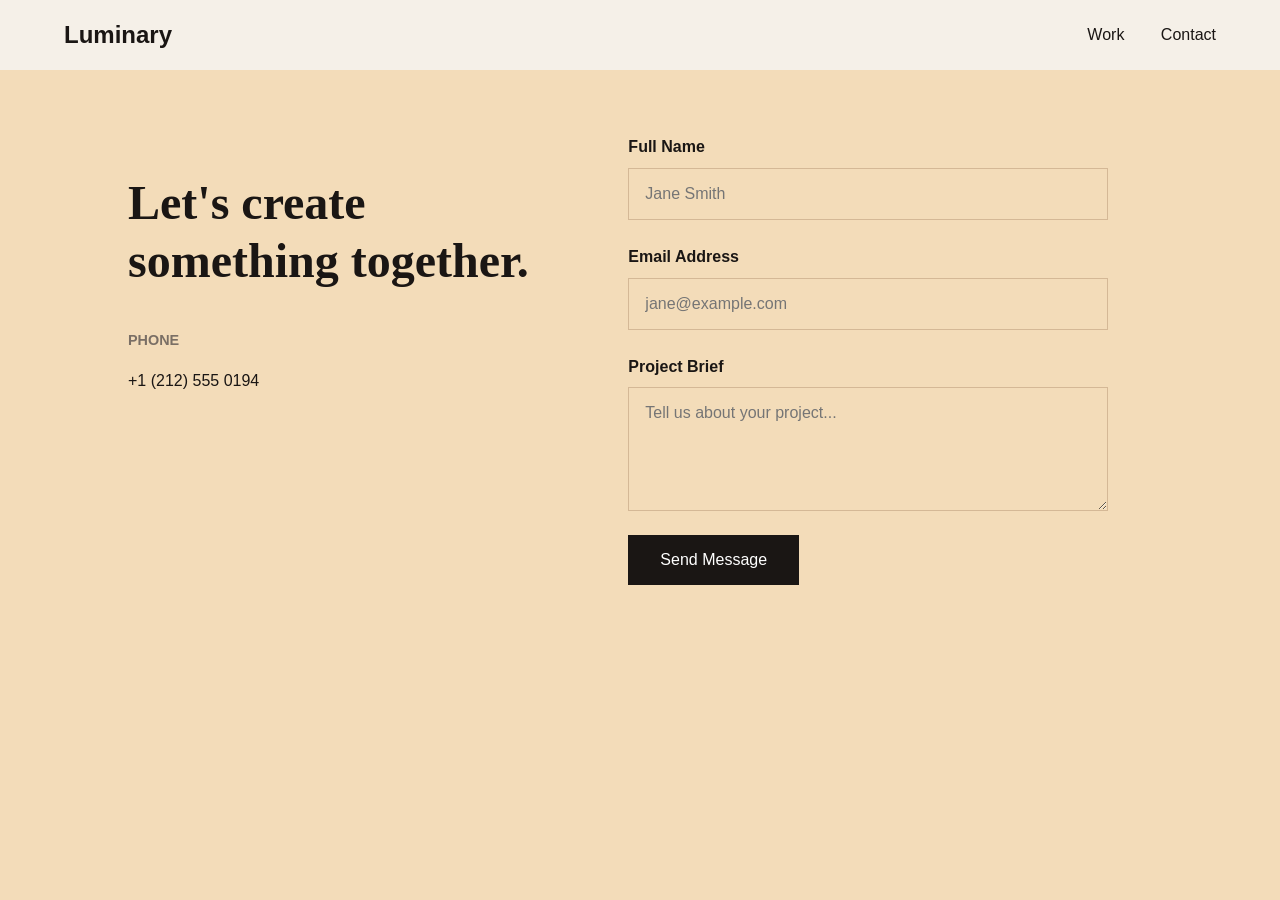
<file: lesson 9/index.html>
<!DOCTYPE html>
<html lang="en">

<head>
  <meta charset="UTF-8">
  <meta name="viewport" content="width=device-width, initial-scale=1.0">
  <title>Customer Complaints Exercise - ReDI School</title>

  <!-- normalize.css makes default styles look the same across browsers.
      Very popular - to use it, uncomment the line below. -->
  <!-- <link rel="stylesheet" href="https://cdn.jsdelivr.net/npm/normalize.css@8.0.1/normalize.min.css"> -->

  <link rel="stylesheet" href="style.css">
</head>

<!-- EXERCISE: you built this contact page for a customer...
    ...but your customer is not happy with what you delivered!
    Fix the code in index.html and style.css so every complaint is solved:

    1. The heading text shall be "Let's create something together."
    2. The background color of the body is not white, it's color code f3dcb9.
    3. The navigation items shall group at the far left and far right side.
    4. The width of the input fields shall be max 30rem.
    5. The breakpoint from desktop to tablet shall be at 1024px.

    Tip: open DevTools (F12) and try your fix live before you change the file.
    The fixed version is in the solution/ folder. -->

<body>

  <!-- NAVIGATION: the logo on one side, the links on the other side -->
  <nav>
    <a href="#home" class="nav-logo">Luminary</a>
    <div class="nav-links">
      <a href="#work">Work</a>
      <a href="#contact">Contact</a>
    </div>
  </nav>

  <!-- CONTACT SECTION: 2 columns on desktop (info + form), 1 column on smaller screens -->
  <section id="contact" class="contact-section">

    <!-- Left column: heading and phone number -->
    <div class="contact-info">
      <h2 class="contact-title">Let's create something together.</h2>

      <div class="contact-detail">
        <h3>Phone</h3>
        <p>+1 (212) 555 0194</p>
      </div>
    </div>

    <!-- Right column: the form.
        Each .form-group holds one label + one field, stacked on top of each other. -->
    <form class="contact-form">

      <div class="form-group">
        <label for="user-name">Full Name</label>
        <input type="text" id="user-name" name="user-name" placeholder="Jane Smith" required>
      </div>

      <div class="form-group">
        <label for="user-email">Email Address</label>
        <input type="email" id="user-email" name="user-email" placeholder="jane@example.com" required>
      </div>

      <div class="form-group">
        <label for="user-message">Project Brief</label>
        <textarea id="user-message" name="user-message" rows="5" placeholder="Tell us about your project..."></textarea>
      </div>

      <button type="submit">Send Message</button>
    </form>

  </section>

</body>

</html>
</file>
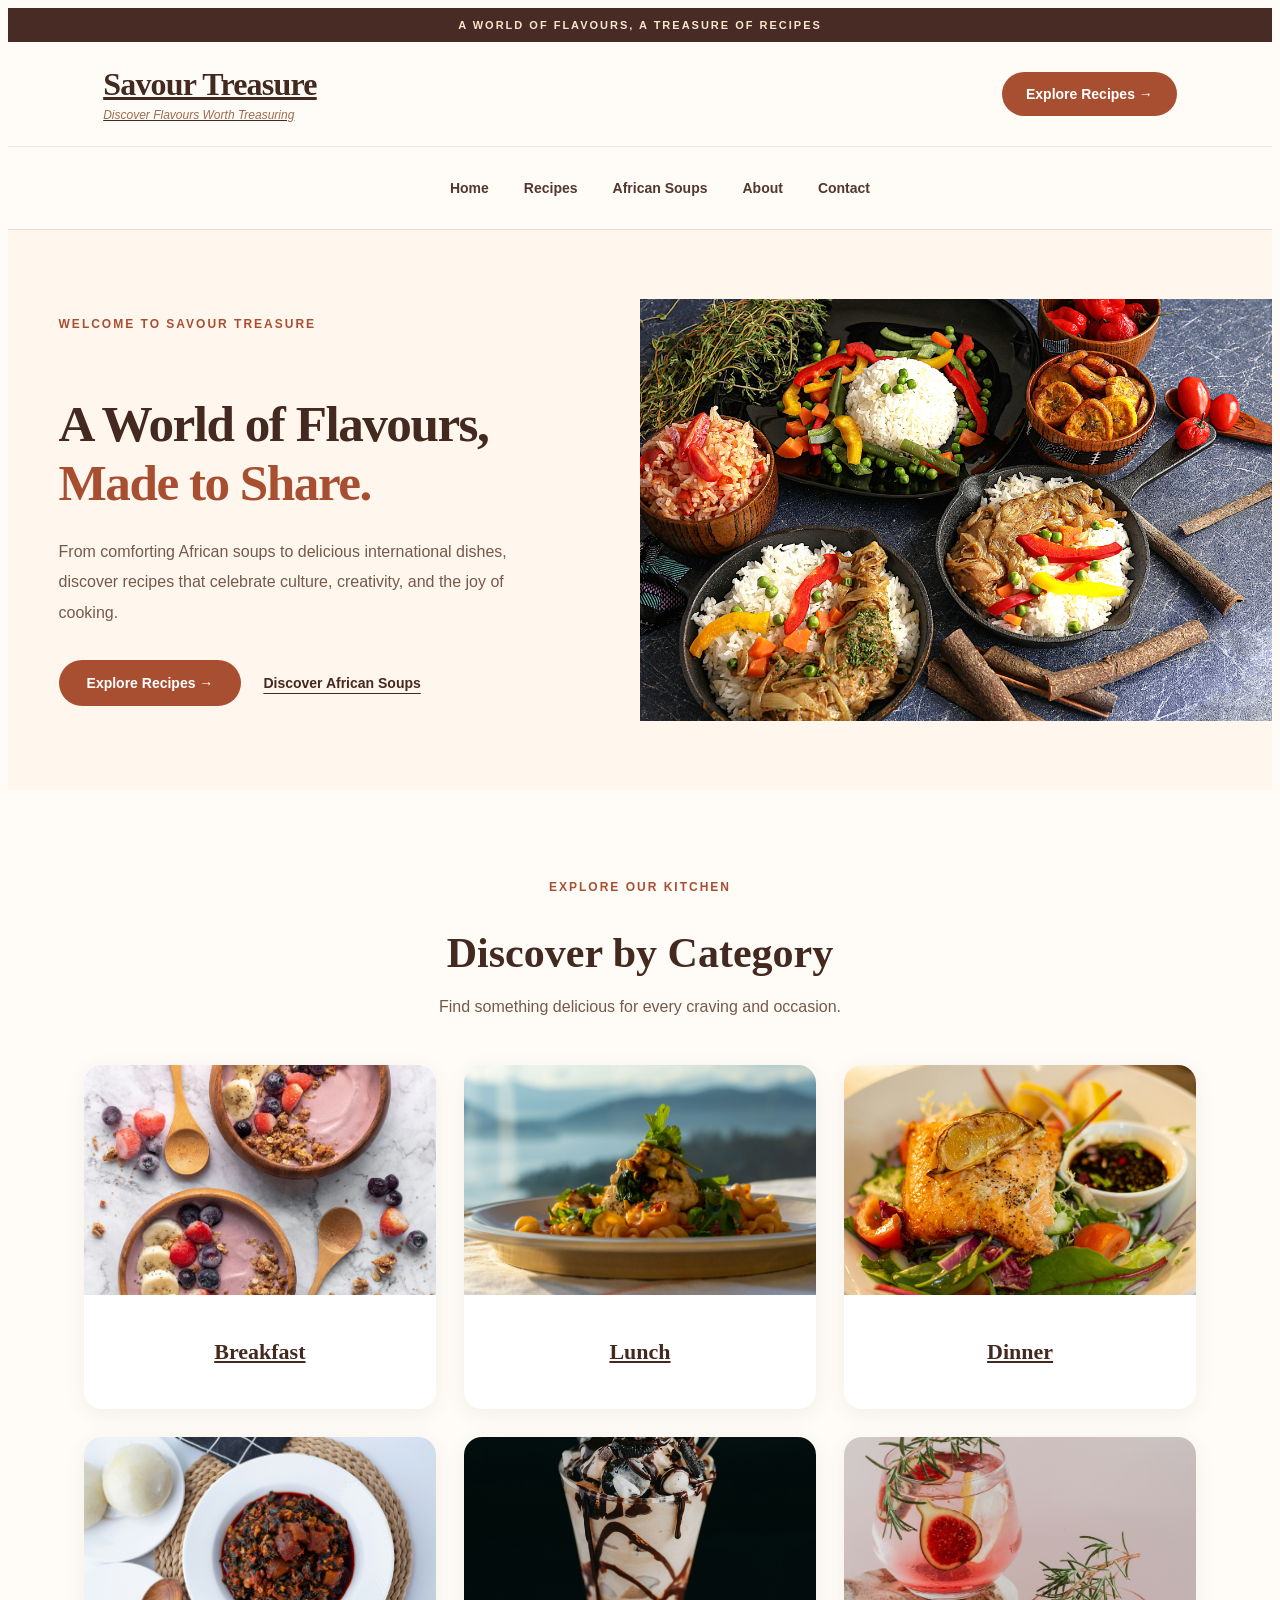
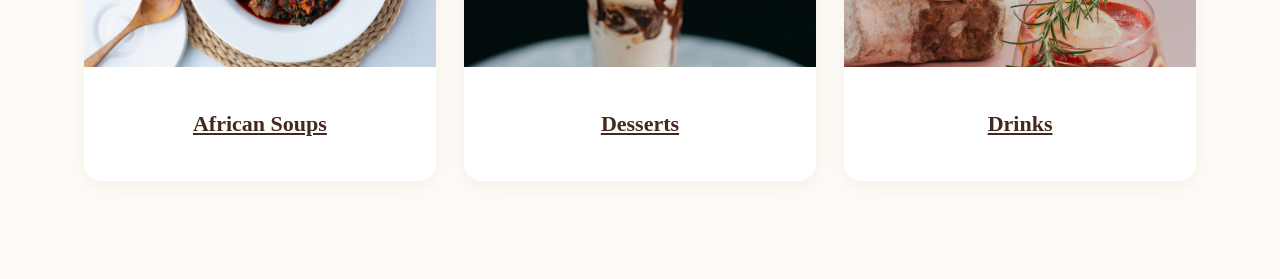
<file: Savour-Treasure/Savour-Treasure.html>
<!DOCTYPE html>
<html lang="en">
<head>
    <meta charset="UTF-8">
    <meta name="viewport" content="width=device-width, initial-scale=1.0">
    <title>Savour Treasure | Discover Flavours Worth Treasuring</title>
    <link rel="stylesheet" href="Savour-Treasure.css">
    <script scr="Savour-Treasure.js" defer></script>
</head>

<body>
   
<div class="announcement">
        A WORLD OF FLAVOURS, A TREASURE OF RECIPES
</div>

<header class="site-header">

    <div class="header-main">

        <a href="#home" class="brand">
            
            <div class="brand-text">
                <span class="brand-name">Savour Treasure</span>
                <span class="brand-tagline">
                    Discover Flavours Worth Treasuring
                </span>
            </div>
        </a>

        <a href="#recipes" class="header-button">
            Explore Recipes <span aria-hidden="true">→</span>
        </a>

    </div>

    <nav class="navbar" aria-label="Main navigation">
        <ul>
            <li><a href="#home">Home</a></li>
            <li><a href="#recipes">Recipes</a></li>
            <li><a href="#african-soups">African Soups</a></li>
            <li><a href="#about">About</a></li>
            <li><a href="#contact">Contact</a></li>
        </ul>
    </nav>

</header>

<main>

    <section class="hero" id="home">

        <div class="hero-content">

            <span class="hero-label">
                WELCOME TO SAVOUR TREASURE
            </span>

            <h2>
                A World of Flavours,
                <span>Made to Share.</span>
            </h2>

            <p>
                From comforting African soups to delicious
                international dishes, discover recipes that
                celebrate culture, creativity, and the joy
                of cooking.
            </p>

            <div class="hero-buttons">
                <a href="#recipes" class="hero-btn">
                    Explore Recipes &rarr;
                </a>

                <a href="#african-soups" class="hero-link">
                    Discover African Soups
                </a>
            </div>

        </div>

        <div class="hero-image">
            <img
                src="images/hero-food.jpg"
                alt="A beautifully prepared selection of delicious food"
            >
        </div>

    </section>
    <section class="categories" id="recipes">

    <div class="section-heading">
        <span class="section-label">EXPLORE OUR KITCHEN</span>
        <h2>Discover by Category</h2>
        <p>
            Find something delicious for every craving
            and occasion.
        </p>
    </div>

    <div class="category-grid">

        <a href="#breakfast" class="category-card">
            <img src="images/breakfast.jpg" alt="Breakfast dishes">
            <h3>Breakfast</h3>
        </a>

        <a href="#lunch" class="category-card">
            <img src="images/lunch.jpg" alt="Lunch dishes">
            <h3>Lunch</h3>
        </a>

        <a href="#dinner" class="category-card">
            <img src="images/dinner.jpg" alt="Dinner dishes">
            <h3>Dinner</h3>
        </a>

        <a href="#african-soups" class="category-card"
           id="african-soups">
            <img src="images/african-soups.jpg"
                 alt="Traditional African soups">
            <h3>African Soups</h3>
        </a>

        <a href="#desserts" class="category-card">
            <img src="images/desserts.jpg" alt="Dessert dishes">
            <h3>Desserts</h3>
        </a>

        <a href="#drinks" class="category-card">
            <img src="images/wellness-drinks.jpg" alt="Refreshing drinks">
            <h3>Drinks</h3>
        </a>

    </div>

</section>

</main>


</body>
</html>
</file>
<file: lesson 9/style.css>
body {
  margin: 0;
  font-family: Arial, sans-serif;
  background-color: #f3dcb9;
  color: #1a1614;
  line-height: 1.6;
}

/* NAVIGATION
   display: flex puts the logo and the links next to each other in one row.
   justify-content decides how the free space in the row is shared. */
nav {
  display: flex;
  align-items: center;
  justify-content: space-between;
  padding: 1rem 5%;
  background-color: #f5f0e8;
}

.nav-logo {
  font-size: 1.5rem;
  font-weight: bold;
  color: inherit;
  text-decoration: none;
}

.nav-links a {
  margin-left: 2rem;
  color: inherit;
  text-decoration: none;
}

/* CONTACT SECTION
   display: grid with 2 columns: 1fr (info) and 1.2fr (form, a bit wider).
   gap = space between the columns. */
.contact-section {
  display: grid;
  grid-template-columns: 1fr 1.2fr;
  gap: 4rem;
  padding: 4rem 10%;
}

.contact-title {
  font-family: Georgia, serif;
  font-size: 3rem;
  line-height: 1.2;
}

.contact-detail h3 {
  margin-bottom: 0;
  font-size: 0.9rem;
  text-transform: uppercase;
  color: #7a6f65;
}

/* FORM
   flex-direction: column stacks the label on top of its field. */
.form-group {
  display: flex;
  flex-direction: column;
  margin-bottom: 1.5rem;
  max-width: 30rem;
}

label {
  margin-bottom: 0.5rem;
  font-weight: bold;
}

/* width: 100% makes each field as wide as its .form-group.
   box-sizing: border-box keeps the padding inside that width. */
input,
textarea {
  width: 100%;
  padding: 1rem;
  border: 1px solid #d4b896;
  background-color: transparent;
  box-sizing: border-box;
  font-family: inherit;
  font-size: 1rem;
}

button {
  padding: 1rem 2rem;
  background-color: #1a1614;
  color: white;
  border: none;
  font-size: 1rem;
  cursor: pointer;
}

button:hover {
  background-color: #c4541a;
}

/* MEDIA QUERY: on screens up to the breakpoint, show 1 column instead of 2 */
@media (max-width: 1024px) {
  .contact-section {
    grid-template-columns: 1fr;
  }
}
</file>
<file: Savour-Treasure/Savour-Treasure.css>
* {
    box-sizing: border-box;
}

html {
    scroll-behavior: smooth;
}

body {
    font-family: Arial, sans-serif;
    background-color: #FFFCF7;
    color: #43291F;
}


.announcement {
    background-color: #472B24;
    color: #F9E5CD;
    text-align: center;
    padding: 11px 15px;
    font-size: 11px;
    font-weight: bold;
    letter-spacing: 2px;
}

/* MAIN HEADER */

.site-header {
    background-color: #FFFCF7;
    border-bottom: 1px solid #EADCD0;
}

.header-main {
    max-width: 1200px;
    margin: auto;
    padding: 24px 5%;

    display: flex;
    align-items: center;
    justify-content: space-between;
    gap: 25px;
}

/* BRAND */

.brand {
    display: flex;
    align-items: center;
    gap: 14px;
    color: inherit;
}


.brand-text {
    display: flex;
    flex-direction: column;
    gap: 5px;
}

.brand-name {
    font-family: Georgia, serif;
    font-size: 32px;
    font-weight: bold;
    letter-spacing: -0.8px;
    color: #43291F;
}

.brand-tagline {
    font-size: 12px;
    font-style: italic;
    color: #9C6A4E;
}

/* EXPLORE RECIPES BUTTON */

.header-button {
    background-color: #A94F31;
    color: white;
    text-decoration: none;
    padding: 14px 24px;
    border-radius: 30px;
    font-size: 14px;
    font-weight: bold; 
}

/* NAVIGATION */

.navbar {
    border-top: 1px solid #F0E5DC;
    padding: 16px 20px;
}

.navbar ul {
    list-style: none;
    display: flex;
    align-items: center;
    justify-content: center;
    flex-wrap: wrap;
    gap: 35px;
}

.navbar a {
    color: #51372D;
    text-decoration: none;
    font-size: 14px;
    font-weight: 600;
    padding-bottom: 6px;
    transition: color 0.3s ease;
}


/* DESIGN */

@media (max-width: 768px) {

    .announcement-bar {
        font-size: 9px;
        letter-spacing: 1px;
    }

    .header-main {
        flex-direction: column;
        text-align: center;
        padding: 22px 15px;
    }

    .brand {
        flex-direction: column;
    }

    .brand-name {
        font-size: 28px;
    }

    .header-button {
        padding: 12px 22px;
    }

    .navbar ul {
        gap: 16px 22px;
    }

    .navbar a {
        font-size: 13px;
    }
}

.hero {
    max-width: 1400px;
    margin: 0 auto;
    min-height: 560px;
    display: grid;
    grid-template-columns: 1fr 1fr;
    align-items: center;
    background-color: #FFF7EE;
}

.hero-content {
    padding: 70px 8%;
}

.hero-label {
    display: inline-block;
    color: #A94F31;
    font-size: 12px;
    font-weight: bold;
    letter-spacing: 2px;
    margin-bottom: 22px;
}

.hero-content h2 {
    font-family: Georgia, serif;
    font-size: clamp(36px, 4vw, 60px);
    line-height: 1.15;
    letter-spacing: -1.5px;
    color: #43291F;
    margin-bottom: 24px;
}

.hero-content h2 span {
    color: #A94F31;
}

.hero-content p {
    font-size: 16px;
    line-height: 1.9;
    color: #75594B;
    max-width: 480px;
    margin-bottom: 32px;
}

/* HERO BUTTONS */

.hero-buttons {
    display: flex;
    align-items: center;
    flex-wrap: wrap;
    gap: 22px;
}

.hero-btn {
    display: inline-block;
    padding: 15px 28px;
    background-color: #A94F31;
    color: white;
    text-decoration: none;
    font-weight: bold;
    font-size: 14px;
    border-radius: 30px;
    transition: background-color 0.3s ease,
                transform 0.3s ease;
}

.hero-link {
    color: #43291F;
    font-size: 14px;
    font-weight: bold;
    text-decoration: underline;
    text-underline-offset: 5px;
}

.hero-image {
    width: 100%;
    height: auto;
    overflow: hidden;
}

.hero-image img {
    width: 100%;
    height: auto;
    display: block;
}

@media (max-width: 768px) {

    .hero {
        grid-template-columns: 1fr;
    }

    .hero-content {
        padding: 55px 7%;
        text-align: center;
    }

    .hero-content h2 {
        font-size: 38px;
    }

    .hero-content p {
        margin-left: auto;
        margin-right: auto;
    }

    .hero-buttons {
        justify-content: center;
    }

    .hero-image {
        height: 350px;
        min-height: 350px;
    }
}

.categories {
    padding: 90px 6%;
    background-color: #FFFCF7;
}

.section-heading {
    text-align: center;
    margin-bottom: 45px;
}

.section-label {
    display: block;
    color: #A94F31;
    font-size: 12px;
    font-weight: bold;
    letter-spacing: 2px;
    margin-bottom: 14px;
}

.section-heading h2 {
    font-family: Georgia, serif;
    font-size: 42px;
    color: #43291F;
    margin-bottom: 14px;
}

.section-heading p {
    font-size: 16px;
    color: #75594B;
    line-height: 1.7;
}


.category-grid {
    max-width: 1200px;
    margin: 0 auto;
    display: grid;
    grid-template-columns: repeat(3, 1fr);
    gap: 28px;
}

.category-card {
    display: block;
    background-color: #FFFFFF;
    border-radius: 18px;
    overflow: hidden;
    color: #43291F;
    box-shadow: 0 5px 22px rgba(67, 41, 31, 0.07);
    transition: transform 0.3s ease,
                box-shadow 0.3s ease;
}

.category-card img {
    display: block;
    width: 100%;
    height: 230px;
    object-fit: cover;
    transition: transform 0.4s ease;
}

.category-card h3 {
    font-family: Georgia, serif;
    font-size: 22px;
    text-align: center;
    padding: 22px 12px;
}

@media (max-width: 900px) {
    .category-grid {
        grid-template-columns: repeat(2, 1fr);
    }
}

@media (max-width: 600px) {
    .categories {
        padding: 65px 5%;
    }

    .category-grid {
        grid-template-columns: 1fr;
        gap: 22px;
    }

    .section-heading h2 {
        font-size: 32px;
    }

    .category-card img {
        height: 240px;
    }
}
</file>
